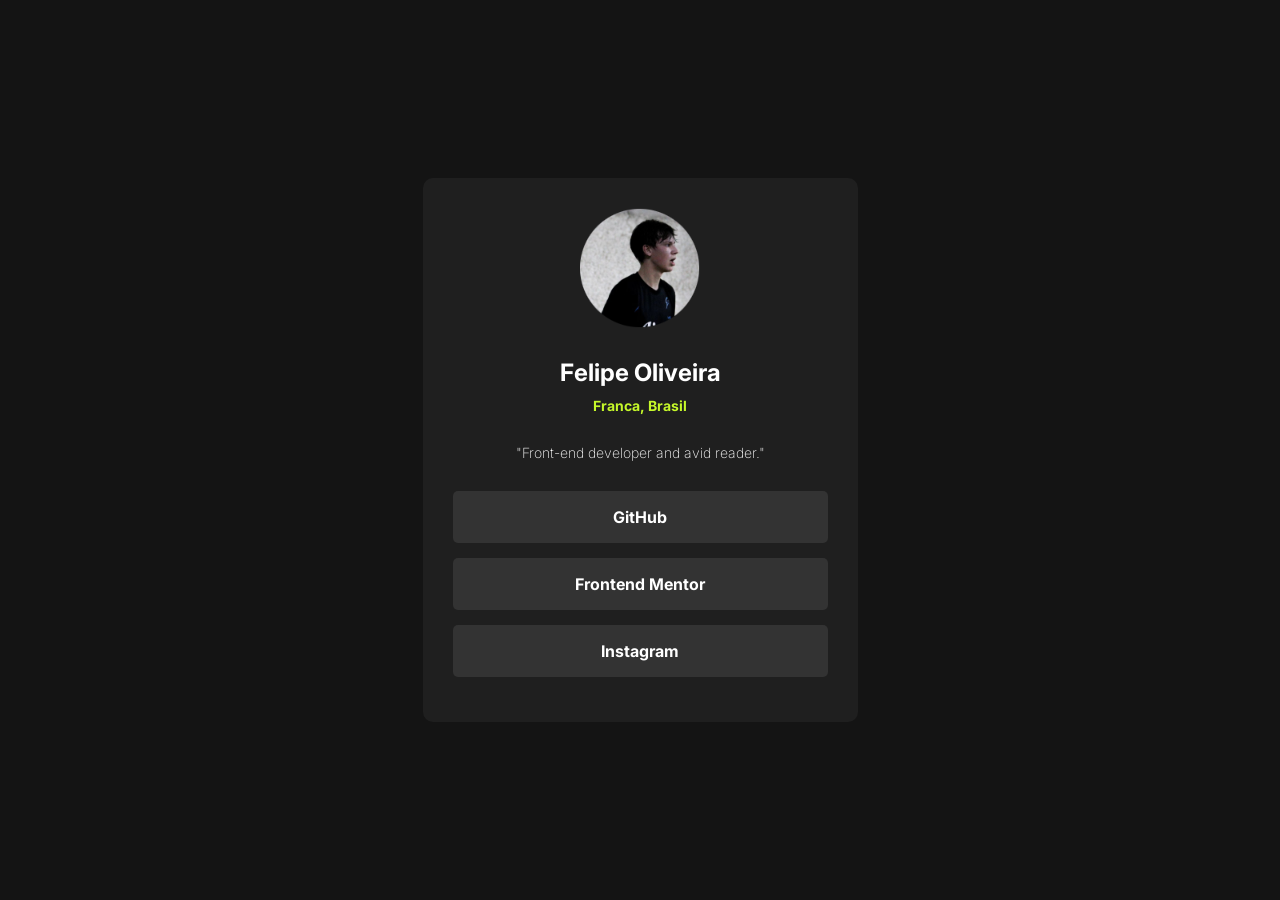
<file: 001/index.html>
<!DOCTYPE html>
<html lang="pt-br">
<head>
    <meta charset="UTF-8">
    <meta name="viewport" content="width=device-width, initial-scale=1.0">
    <link rel="shortcut icon" href="favicon.ico" type="image/x-icon">
    <link rel="stylesheet" href="style.css">
    <title>Redes Sociais</title>
</head>
<body>
    <div id="principal">
        <div class="conteudo">
            <img src="imagens/filerecortada.png" alt="Foto de Perfil">
            <h1>Felipe Oliveira</h1>
              <p class="origem">Franca, Brasil</p>
              <p>"Front-end developer and avid reader."</p>
               <a href="https://github.com/Moranggoo" target="_blank" rel="external">GitHub</a><br>
               <a href="https://www.frontendmentor.io/profile/Moranggoo" target="_blank" rel="external">Frontend Mentor</a> <br>
               <a href="https://www.instagram.com/felppe__/" target="_blank" rel="external">Instagram</a> <br>
        </div>
    </div>
</body>
</html>
</file>
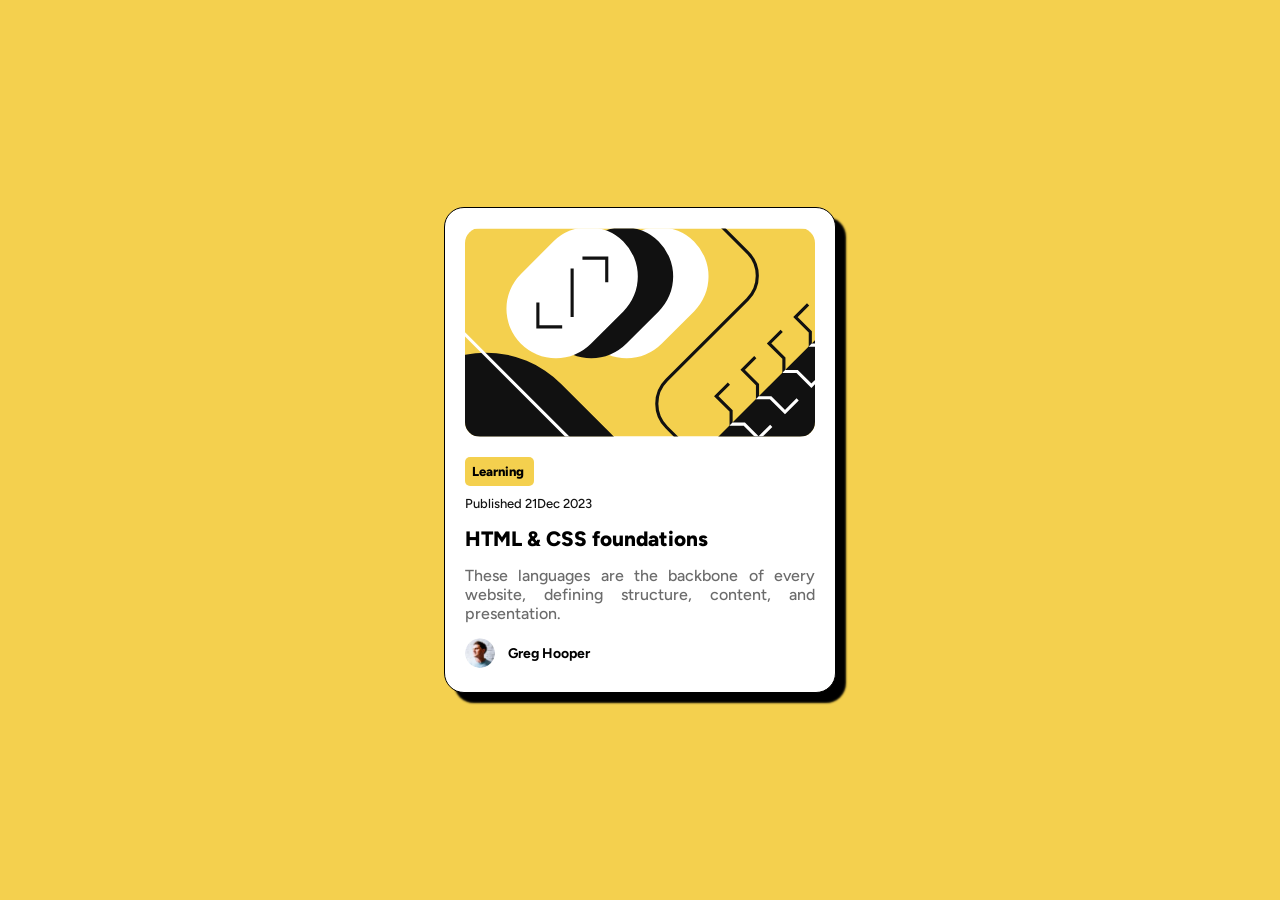
<file: 002/index.html>
<!DOCTYPE html>
<html lang="pt-br">
<head>
    <meta charset="UTF-8">
    <meta name="viewport" content="width=device-width, initial-scale=1.0">
    <link rel="shortcut icon" href="favicon.ico" type="image/x-icon">
    <title>Desafio</title>
    <link rel="stylesheet" href="style.css">
</head>
<body>
     <main>
         <div>
             <img src="imagens/illustration-article.svg" alt="Imagen do blog">
             <h1>Learning</h1>
             <p class="data">Published 21Dec 2023</p>
             <a href="#">HTML & CSS foundations</a>
             <p class="principal">These languages are the backbone of every website, defining structure, content, and presentation.</p>
             <p><img src="imagens/image-avatar.webp" alt="Greg Hooper" class="avatar"> <span>Greg Hooper</span> </p>
         </main>
     </div>
</body>
</html>
</file>
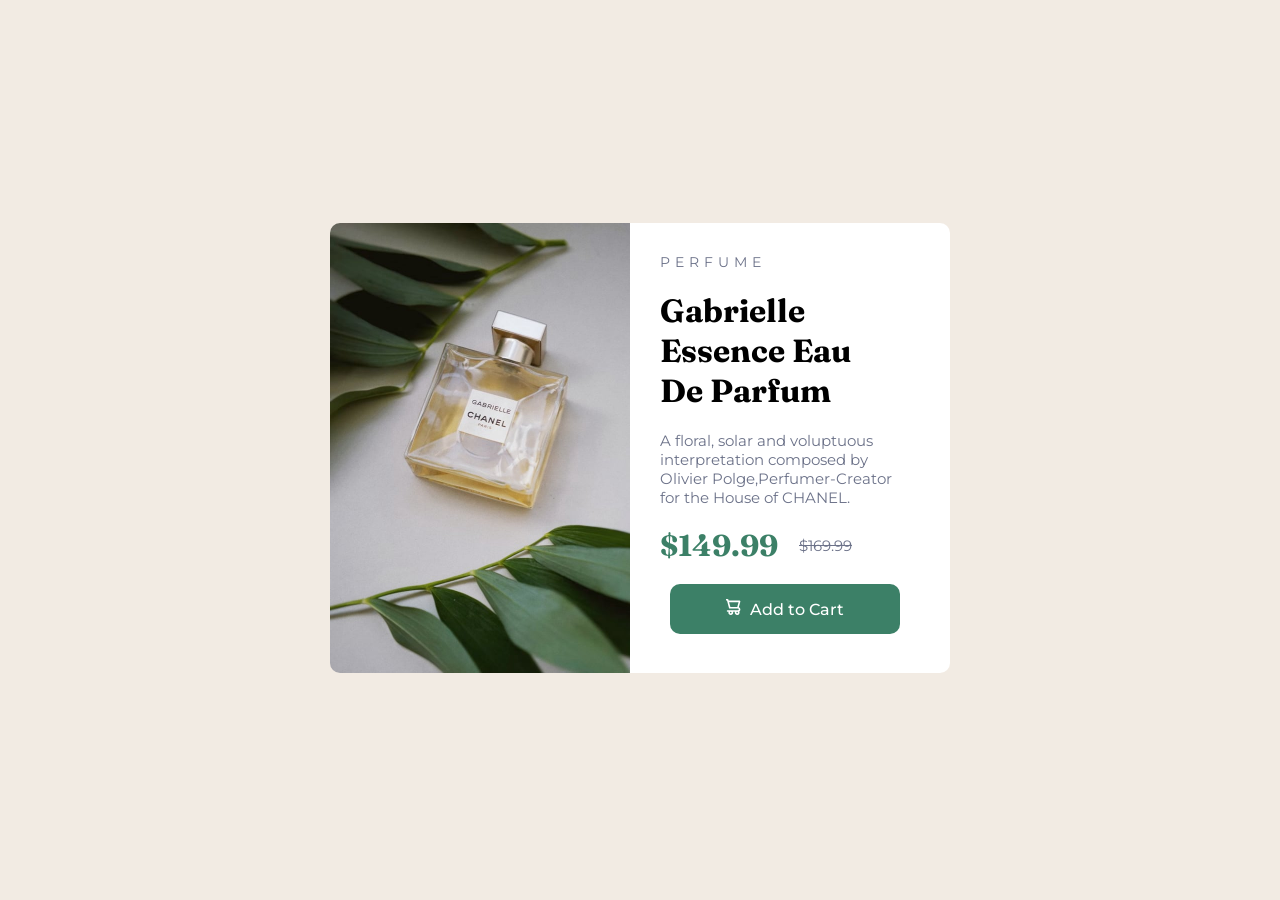
<file: 003/index.html>
<!DOCTYPE html>
<html lang="pt-br">
<head>
  <meta charset="UTF-8">
  <meta name="viewport" content="width=device-width, initial-scale=1.0">
  <link rel="shortcut icon" href="favicon.ico" type="image/x-icon">
  <title>Challenges</title>
  <link rel="stylesheet" href="style.css">
</head>
<body>
  <main>
    <article>
        <picture>
          <source media="(max-width: 670px)" srcset="imagens/image-product-mobile.jpg" type="image/jpg">
          <img src="imagens/image-product-desktop.jpg" alt="Image of Product">
        </picture>
      <aside>
        <p id="destaque">Perfume</p>
        <h1>Gabrielle Essence Eau De Parfum</h1>
        <p>A floral, solar and voluptuous interpretation composed by Olivier Polge,Perfumer-Creator for the House of CHANEL.</p>

        <p><strong>$149.99 </strong><span>$169.99</span></p>

        <a href="#"><svg width="15" height="16" xmlns="http://www.w3.org/2000/svg"><path d="M14.383 10.388a2.397 2.397 0 0 0-1.518-2.222l1.494-5.593a.8.8 0 0 0-.144-.695.8.8 0 0 0-.631-.28H2.637L2.373.591A.8.8 0 0 0 1.598 0H0v1.598h.983l1.982 7.4a.8.8 0 0 0 .799.59h8.222a.8.8 0 0 1 0 1.599H1.598a.8.8 0 1 0 0 1.598h.943a2.397 2.397 0 1 0 4.507 0h1.885a2.397 2.397 0 1 0 4.331-.376 2.397 2.397 0 0 0 1.12-2.021ZM11.26 7.99H4.395L3.068 3.196h9.477L11.26 7.991Zm-6.465 6.392a.8.8 0 1 1 0-1.598.8.8 0 0 1 0 1.598Zm6.393 0a.8.8 0 1 1 0-1.598.8.8 0 0 1 0 1.598Z" fill="#FFF"/></svg> Add to Cart</a>
      </aside>
    </article>
  </main>
</body>
</html>
</file>
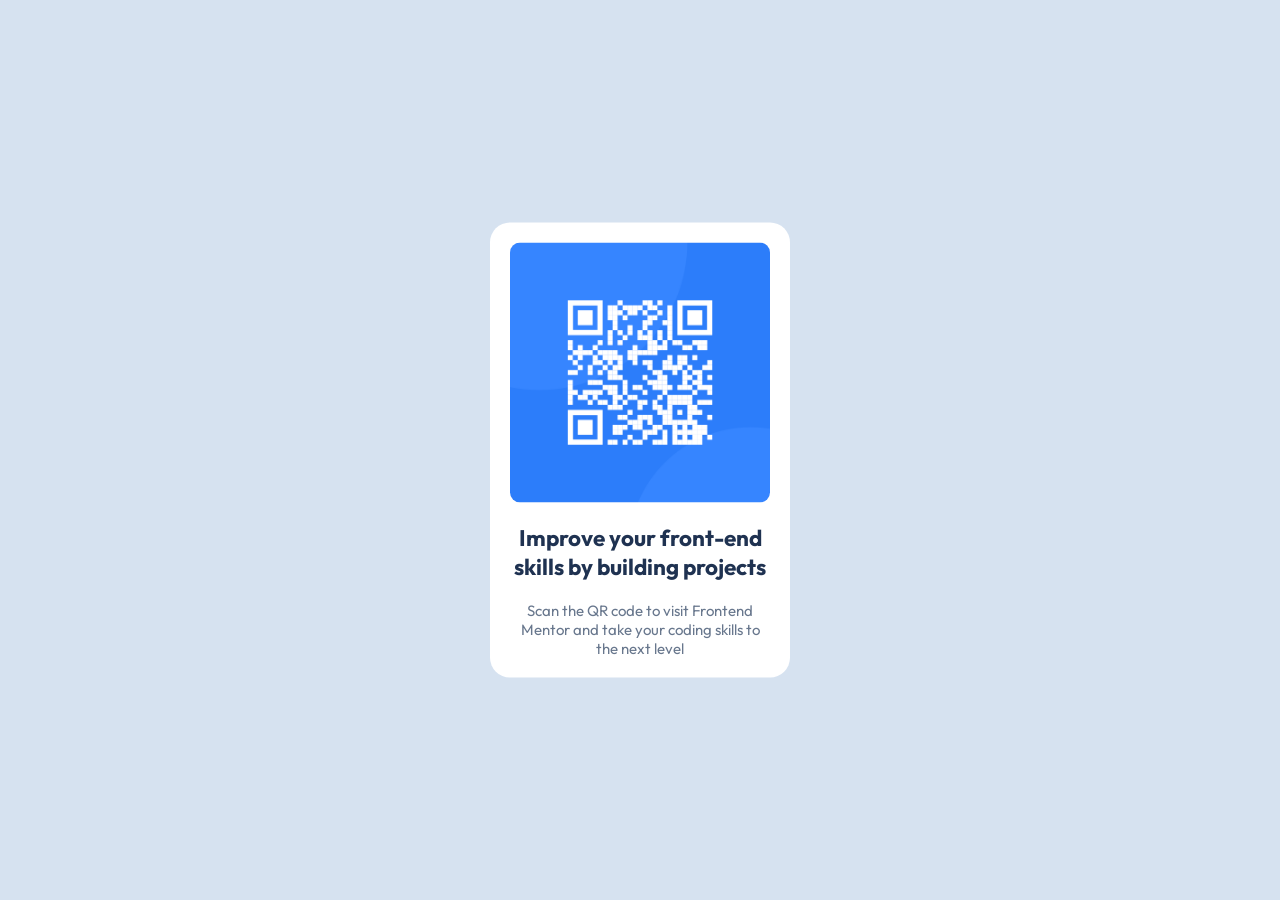
<file: 004/index.html>
<!DOCTYPE html>
<html lang="pt-br">
<head>
  <meta charset="UTF-8">
  <meta name="viewport" content="width=device-width, initial-scale=1.0">
  <link rel="shortcut icon" href="favicon.ico" type="image/x-icon">
  <title>Challenge</title>
</head>
<style>
  @import url('https://fonts.googleapis.com/css2?family=Outfit:wght@100..900&display=swap');

  * {
    margin: 0px;
    padding: 0px;
  }
  html, body {
    background-color: hsl(212, 45%, 89%);
    font-size: 15px;
    font-family: "Outfit", sans-serif;;
  }
  main {
    position: absolute;
    background-color: white;
    max-width: 260px;
    top: 50%;
    left: 50%;
    transform: translate(-50%, -50%);
    padding: 20px;
    border-radius: 20px;
  }
  h1 {
    margin: 20px 0px 20px 0px;
    text-align: center;
    color: hsl(218, 44%, 22%);
  }
  p {
    color: hsl(216, 15%, 48%);
    text-align: center;
  }
  img {
    display: block;
    width: 260px;
    margin: auto;
    border-radius: 10px;
  }
</style>
<body>
    <main>
      <article>
        <img src="imagens/image-qr-code.png" alt="QR code">
        <h1>Improve your front-end skills by building projects</h1>
         <p>Scan the QR code to visit Frontend Mentor and take your coding skills to the next level</p>
      </article>
    </main>
</body>
</html>
</file>
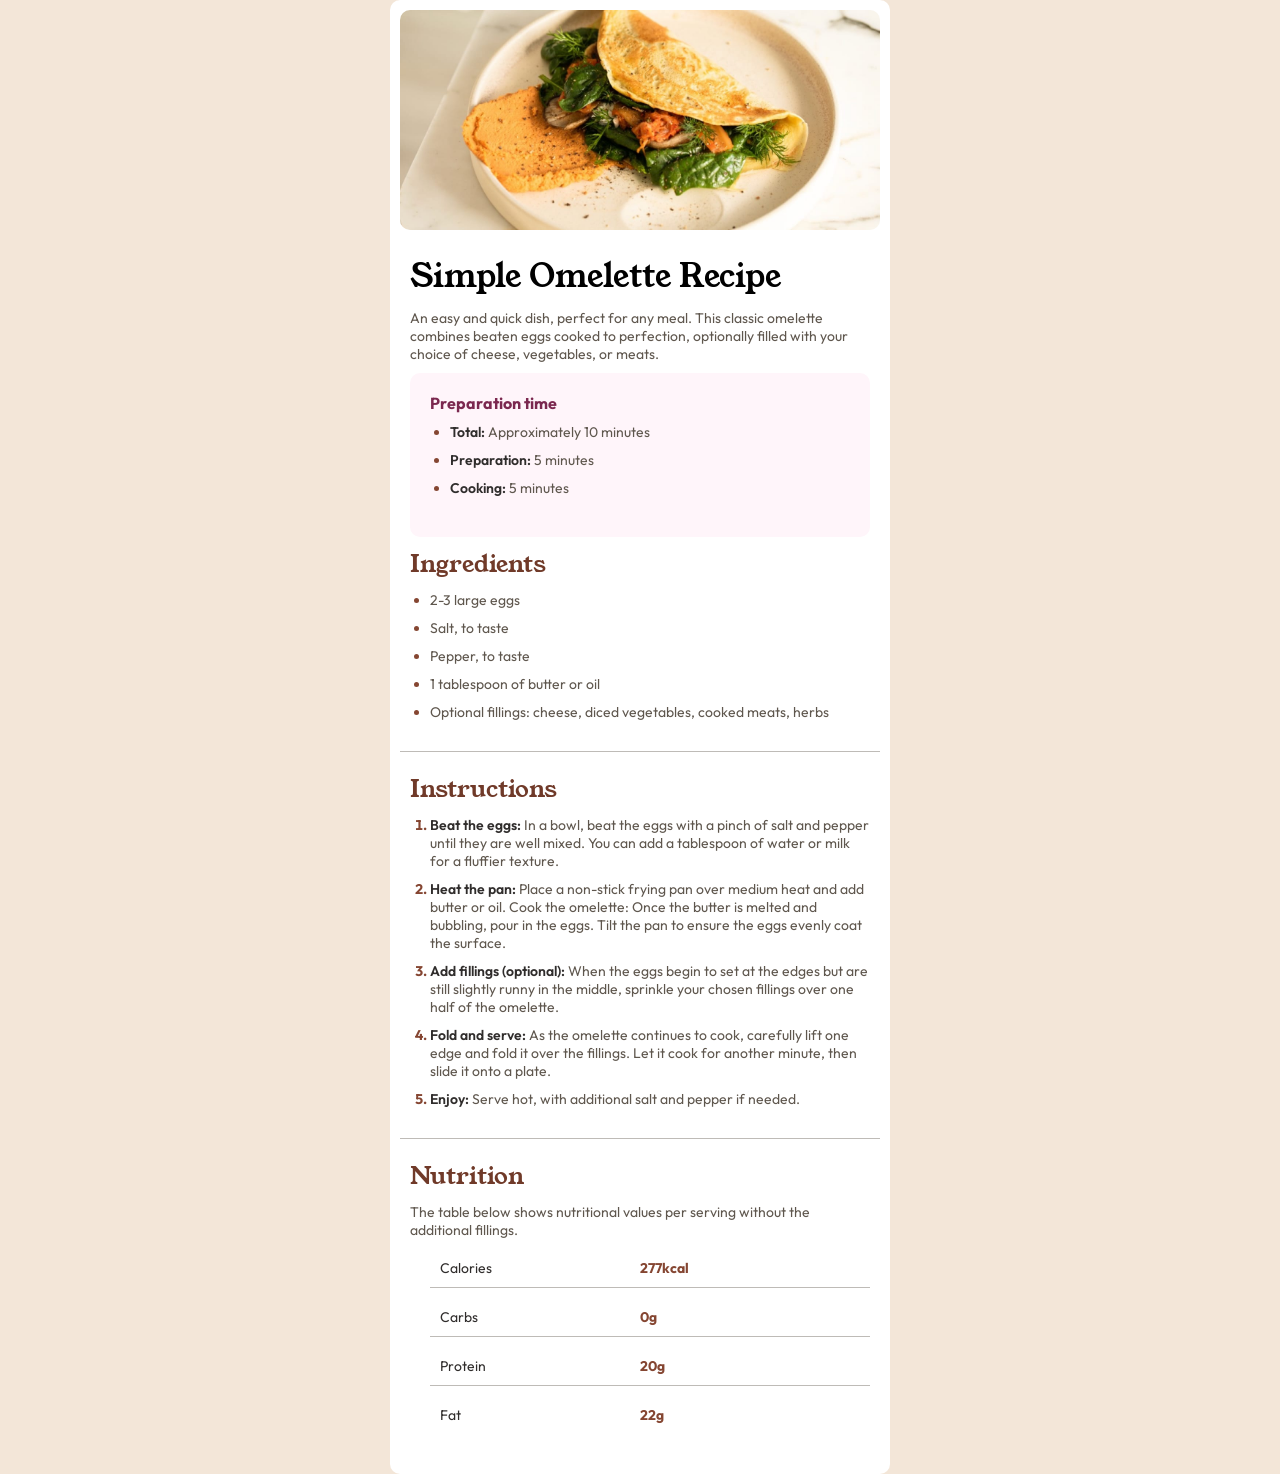
<file: 005/index.html>
<!DOCTYPE html>
<html lang="pt-br">
<head>
  <meta charset="UTF-8">
  <meta name="viewport" content="width=device-width, initial-scale=1.0">
  <link rel="shortcut icon" href="favicon.ico" type="image/x-icon">
  <title>Challenge</title>
  <link rel="stylesheet" href="estilo/style.css">
</head>
<body>
    <main>
        <section>
          <img src="imagens/image-omelette.jpeg" alt="Imagem do Omelette">
          <article>
            <h1>Simple Omelette Recipe</h1>
               <p>An easy and quick dish, perfect for any meal. This classic omelette combines beaten eggs cooked to perfection, optionally filled with your choice of cheese, vegetables, or meats.</p>
                <nav>
                  <strong>Preparation time</strong>
                  <ul>
                    <li><span>Total:</span> Approximately 10 minutes</li>
                    <li><span>Preparation:</span> 5 minutes</li>
                    <li><span>Cooking:</span> 5 minutes</li>
                  </ul>
                </nav>
              <h2>Ingredients</h2>
              <ul>
                <li>2-3 large eggs</li>
                <li>Salt, to taste</li>
                <li>Pepper, to taste</li>
                <li>1 tablespoon of butter or oil</li>
                <li>Optional fillings: cheese, diced vegetables, cooked meats, herbs</li>
              </ul>
          </article>
          
            <article>
              <h2>Instructions</h2>
              <ol>
                <li><span>Beat the eggs:</span> In a bowl, beat the eggs with a pinch of salt and pepper until they are well mixed. You can add a tablespoon of water or milk for a fluffier texture.</li>
                <li>
                  <span>Heat the pan:</span> Place a non-stick frying pan over medium heat and add butter or oil.
                  Cook the omelette: Once the butter is melted and bubbling, pour in the eggs. Tilt the pan to ensure the eggs evenly coat the surface.
                </li>
                <li><span>Add fillings (optional):</span> When the eggs begin to set at the edges but are still slightly runny in the middle, sprinkle your chosen fillings over one half of the omelette.</li>
                <li><span>Fold and serve:</span> As the omelette continues to cook, carefully lift one edge and fold it over the fillings. Let it cook for another minute, then slide it onto a plate.</li>
                <li><span>Enjoy:</span> Serve hot, with additional salt and pepper if needed.</li>
              </ol>
            </article>
          
            <aside>
              <h2>Nutrition</h2>
              <p>The table below shows nutritional values per serving without the additional fillings.</p>
              <ul id="tabela">
                <li class="pesonalizado"><span>Calories</span> <strong>277kcal</strong></li>
                <li class="pesonalizado"><span>Carbs</span> <strong>0g</strong></li>
                <li class="pesonalizado"><span>Protein</span> <strong>20g</strong></li>
                <li id="diferente" style="border-bottom: none;"><span>Fat</span> <strong>22g</strong></li>
              </ul>
            </aside>
        </section>
    </main>
</body>
</html>
</file>
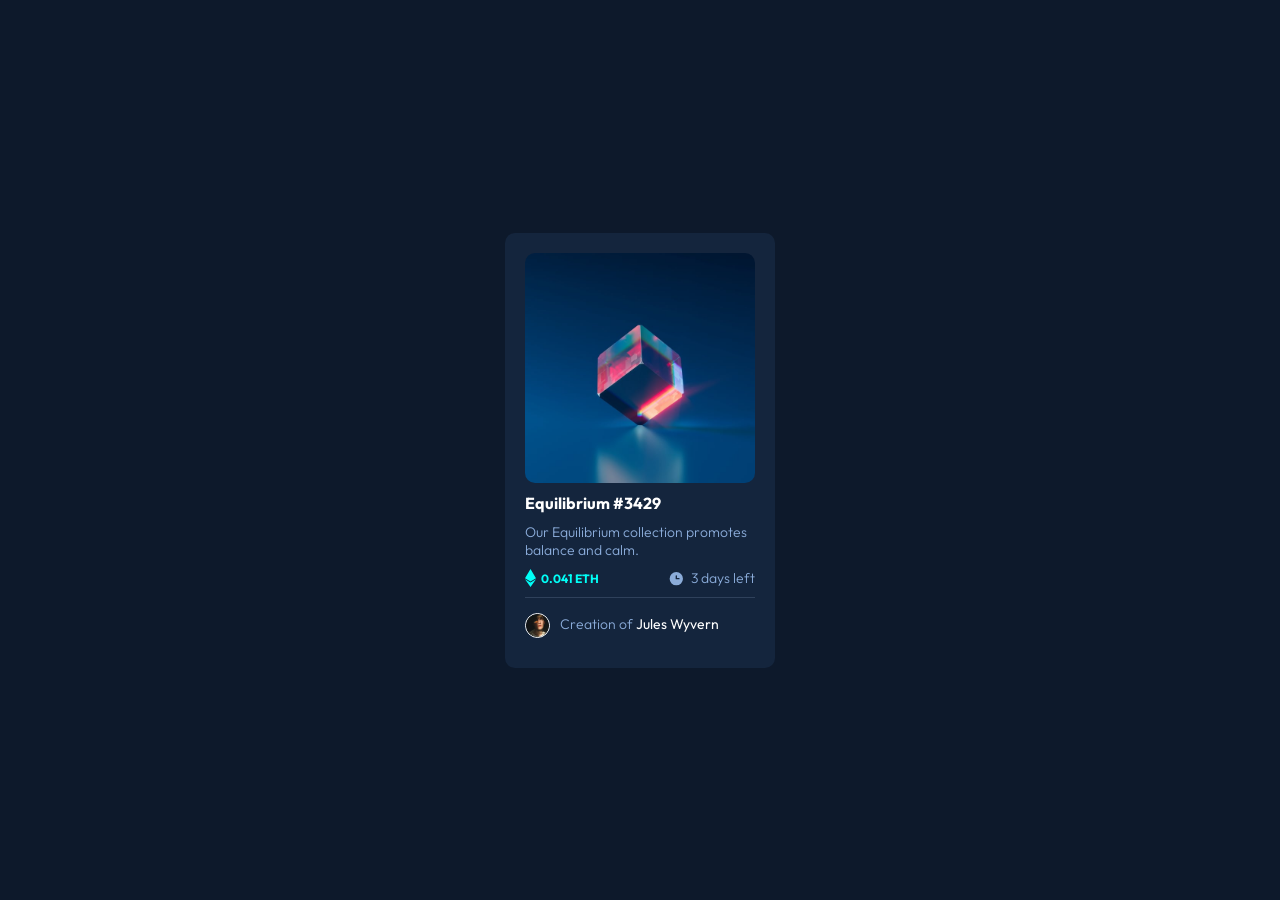
<file: 006/index.html>
<!DOCTYPE html>
<html lang="pt-br">
<head>
  <meta charset="UTF-8">
  <meta name="viewport" content="width=device-width, initial-scale=1.0">
  <link rel="shortcut icon" href="favicon.ico" type="image/x-icon">
  <title>Challenge</title>
  <link rel="stylesheet" href="estilos/style.css">
</head>
<body>
    <main>
      <section>
        <article>
          <article id="img">
            <div class="Imagem">
               <div class="filtro"><svg width="48" height="48" xmlns="http://www.w3.org/2000/svg"><g fill="none" fill-rule="evenodd"><path d="M0 0h48v48H0z"/><path d="M24 9C14 9 5.46 15.22 2 24c3.46 8.78 12 15 22 15 10.01 0 18.54-6.22 22-15-3.46-8.78-11.99-15-22-15Zm0 25c-5.52 0-10-4.48-10-10s4.48-10 10-10 10 4.48 10 10-4.48 10-10 10Zm0-16c-3.31 0-6 2.69-6 6s2.69 6 6 6 6-2.69 6-6-2.69-6-6-6Z" fill="#FFF" fill-rule="nonzero"/></g></svg>
              </div> 
          </div>
          </article>
          <h1>Equilibrium #3429</h1>
          <p>Our Equilibrium collection promotes balance and calm.</p>
          <p id="infos"> <strong> <svg width="11" height="18" xmlns="http://www.w3.org/2000/svg"><path d="M11 10.216 5.5 18 0 10.216l5.5 3.263 5.5-3.262ZM5.5 0l5.496 9.169L5.5 12.43 0 9.17 5.5 0Z" fill="#00FFF8"/ id="etherium"></svg> 0.041 ETH </strong> <span> <svg width="17" height="17" xmlns="http://www.w3.org/2000/svg"><path d="M8.305 2.007a6.667 6.667 0 1 0 0 13.334 6.667 6.667 0 0 0 0-13.334Zm2.667 7.334H8.305a.667.667 0 0 1-.667-.667V6.007a.667.667 0 0 1 1.334 0v2h2a.667.667 0 0 1 0 1.334Z" fill="#8BACD9"/></svg> 3 days left</span></p>
        </article>
        <aside>
          <p> <img src="imagens/image-avatar.png" alt="Avatar" id="avatar">Creation of <b>Jules Wyvern</b></p>
        </aside>
      </section>
    </main>
</body>
</html>
</file>
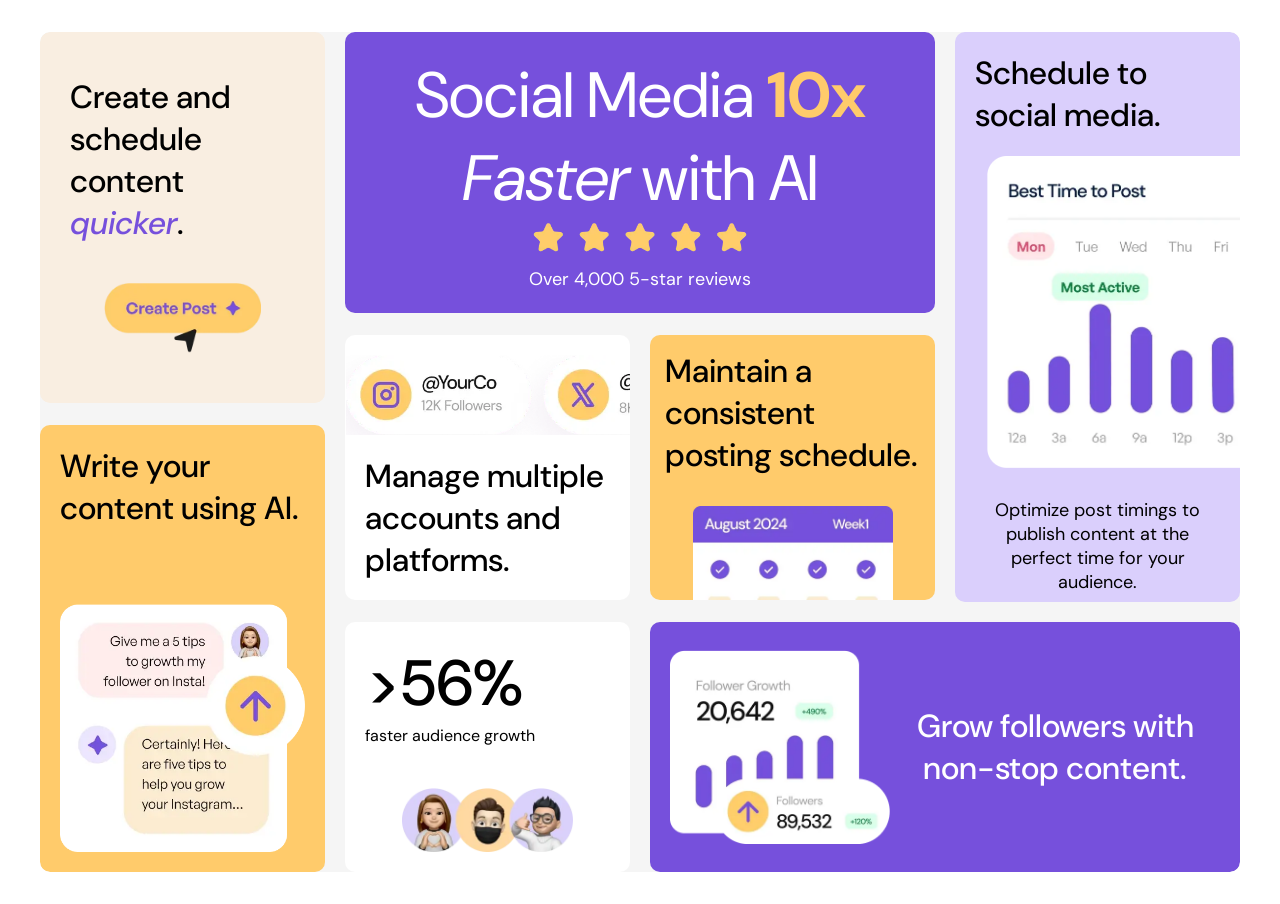
<file: 007/index.html>
<!DOCTYPE html>
<html lang="pt-br">
<head>
  <meta charset="UTF-8">
  <meta name="viewport" content="width=device-width, initial-scale=1.0">
  <link rel="shortcut icon" href="favicon.ico" type="image/x-icon">
  <title>Challenge</title>
  <link rel="stylesheet" href="estilos/style.css">
  <link rel="stylesheet" href="estilos/media.css" media="screen and (min-width: 1200px)">
</head>
<body>
    <main>
      <div id="grid">
        <div id="um">
          <p>Social Media <strong>10x</strong> <i>Faster</i> with AI</p>
          <img src="images/illustration-five-stars.webp" alt="5 Estrelas">
          <p>Over 4,000 5-star reviews</p>
        </div>
        <div id="dois">
          <img src="images/illustration-multiple-platforms.webp" alt="Multiplas plataformas">
          <p>Manage multiple accounts and platforms.</p>
        </div>
        <div id="tres">
          <p>Maintain a consistent posting schedule.</p>
          <img src="images/illustration-consistent-schedule.webp" alt="Consistent Schedule">
        </div>
        <div id="quatro">
          <p>Schedule to social media.</p>
          <img src="images/illustration-schedule-posts.webp" alt="Schedule Posts">
          <p>Optimize post timings to publish content at the perfect time for your audience.</p>
        </div>
        <div id="cinco">
          <img src="images/illustration-grow-followers.webp" alt="Crescimento de Seguidores">
          <p>Grow followers with non-stop content.</p>
        </div>
        <div id="seis">
          <p> <strong> >56% </strong>faster audience growth </p>
          <img src="images/illustration-audience-growth.webp" alt="Crescimento de Audiência">
        </div>
        <div id="sete">
          <p>
            Create and schedule content <i>quicker</i>.
          </p>
          <img src="images/illustration-create-post.webp" alt="Criar um post">
        </div>
        <div id="oito">
          <p>Write your content using AI.</p>
          <img src="images/illustration-ai-content.webp" alt="Conversa com IA">
        </div>
      </div>
    </main>
</body>
</html>
</file>
<file: 001/style.css>
@charset "UTF-8";


@import url('https://fonts.googleapis.com/css2?family=Inter:ital,opsz,wght@0,14..32,100..900;1,14..32,100..900&display=swap');

:root {
    --cor1: hsl(0, 0%, 8%);
    --cor2: hsl(0, 0%, 12%);
    --cor3: hsl(0, 0%, 20%);
    --cor4: hsl(75, 94%, 57%);
}
* {
    margin: 0px;
    padding: 0px;
}
body {
    font-family: "Inter", sans-serif;  
    font-weight: normal;
}
#principal {
    background-color: var(--cor1);
    width: 100vw;
    height: 100vh;
    display: flex;
    flex-direction: row;
    justify-content: center;
    align-items: center;
}
.conteudo {
    background-color: var(--cor2);
    border-radius: 10px;
    min-width: 375px;
    max-width: 375px;
    padding: 30px;
}
img {
    display: block;
    margin: auto;
    margin-bottom: 30px;
    max-width: 120px;
}
h1 {
    font-size: 1.5em;
    text-align: center;
    color: white;
    margin-bottom: 10px;
}
p.origem {
    font-size: 14px;
    color: var(--cor4);
    text-align: center;
    margin-bottom: 30px;
    font-weight: bold;
}
p {
    font-size: 14px;
    color: white;
    text-align: center;
    font-weight: 200;
    margin-bottom: 30px;
}
div > a {
    display: block;
    background-color: var(--cor3);
    border-radius: 5px;
    text-decoration: none;
    text-align: center;
    color: white;
    font-weight: bold;
    padding: 16px;
    margin-bottom: -5px;
    transition-duration: 0.5s;
}
div > a:hover {
    background-color: var(--cor4);
    color: white;   
}
</file>
<file: 002/style.css>
@charset "UTF-8";

@import url('https://fonts.googleapis.com/css2?family=Figtree:ital,wght@0,300..900;1,300..900&family=Inter:ital,opsz,wght@0,14..32,100..900;1,14..32,100..900&display=swap');
* {
    margin: 0px;
    padding: 0px;
}
body {
    background-color: hsl(47, 88%, 63%);
    font-family: 'Figtree', 'sans-serif';
}
main {
    background-color: hsl(47, 88%, 63%);
    width: 100vw;
    height: 100vh;
    display: flex;
    flex-direction: row;
    justify-content: center;
    align-items: center;   
}
div {
   background-color: white;
   max-width: 350px; 
   min-width: 350px;
   border-radius: 20px;
   padding: 20px;
   border: 1px, solid, black;
   box-shadow: 10px 10px 2px black;
}
img{
    display: block;
    margin: auto;
    width: 350px;
    border-radius: 15px;
}
.avatar {
    display: inline;
    width: 30px;
}
h1 {
    font-size: 13px;
    font-weight: 800;
    background-color: hsl(47, 88%, 63%);
    border-radius: 5px;
    width: 55px;
    padding: 7px;
    margin: 20px 0px 10px 0px;
}
p {
    font-size: 14px;
    font-weight: bold;
    text-align: justify;
}
p.data {
    font-size: 13px;
    color: hsl(0, 0%, 7%);
    font-weight: 500;
    margin-bottom: 15px;
}
a {
    display: block;
    text-decoration: none;
    color: black;
    font-size: 1.3em;
    font-weight: 800;
    margin-bottom: 15px;
    transition-duration: .5s;
}
a:hover {
    color: hsl(47, 88%, 63%);
}
.principal {
    font-size: 16px;
    font-weight: 500;
    color: hsl(0, 0%, 42%);
    margin-bottom: 15px;
}
span {
    vertical-align:  10px;
    margin-left: 10px;
}
</file>
<file: 003/style.css>
@charset "UTF-8";

@import url('https://fonts.googleapis.com/css2?family=Fraunces:ital,opsz,wght@0,9..144,100..900;1,9..144,100..900&family=Montserrat:ital,wght@0,100..900;1,100..900&display=swap');

:root {
  --cor1: hsl(158, 36%, 37%);
  --cor2: hsl(30, 38%, 92%);
  --cor3: hsl(212, 21%, 14%);
  --cor4: hsl(228, 12%, 48%);
  --cor5: hsl(0, 0%, 100%);
  --fonte-padrao: "Fraunces", serif;
  --fonte-alternativa: "Montserrat", serif;
}
* {
  margin: 0px;
  padding: 0px;
}
html, body{
  background-color: var(--cor2);
  font-family: var(--fonte-alternativa);
}
article {
  width: 620px;
  position: absolute;
  top: 50%;
  left: 50%;
  transform: translate(-50%, -50%);
  display: flex;
}
aside {
  background-color: var(--cor5);
  height: 410px; 
  padding: 20px 50px 20px 30px;
  border-radius: 0px 10px 10px 0px;
}
h1 {
  font-family: var(--fonte-padrao);
  font-size: 2em;
  line-height: 40px;
  margin-bottom: 20px;
}
p {
  color: var(--cor4);
  font-size: 15px;
  margin-bottom: 20px;
}
#destaque {
  font-size: 14px;
  text-transform: uppercase;
  letter-spacing: 5px;
  margin-top: 10px;
}
strong {
  font-size: 2em;
  font-family: var(--fonte-padrao);
  color: var(--cor1);
}
span {
  display: flexbox;
  text-decoration: line-through;
  vertical-align: 5px;
  margin-left: 15px;
}
svg {
  margin-right: 5px;
}
img{
  width: 300px;
  border-radius: 10px 0px 0px 10px;
}
a {
  display: block;
  text-align: center;
  font-weight: 500;
  background-color: var(--cor1);
  text-decoration: none;
  color: white;
  border-radius: 10px;
  padding: 15px 40px 15px 40px;
  margin-left: 10px;
}
  @media only screen and (max-width: 620px) {
    article {
      flex-direction: column;
      max-width: 75vw;
    }
    aside {
      height: 380px;
      margin-top: -5px;
      border-radius: 0px 0px 20px 20px;
    }
    img {
      width: 75vw;
      border-radius: 20px 20px 0px 0px;
    }
    a {
      margin-top: 10px;
    }
  }
</file>
<file: 005/estilo/style.css>
@charset "UTF-8";
@import url('https://fonts.googleapis.com/css2?family=Young+Serif&display=swap');
@import url('https://fonts.googleapis.com/css2?family=Outfit:wght@100..900&display=swap');


* {
  margin: 0px;
  padding: 0px;
  box-sizing: border-box;
}
html,body {
  width: 100%;
  height: 100%;
} 
body { 
  font-family: "Outfit", sans-serif;
  font-weight: 400;
  overflow-x: hidden;
  background-color: antiquewhite;
  display: flex;
  justify-content: center;
}
section {
  background-color: white;
  width: 375px;
}
img {
  width: 100%;
}
article {
  border-bottom: 1px solid hsla(32, 10%, 34%, 0.404);
  padding: 10px;
}
h1, h2, p, li {
  margin: 10px 0px;
}
h1 {
  font-size: 2em;
  font-family: "Young Serif", serif;
  font-weight: 400;
}
p, li {
  font-size: 14px;
  color: hsl(30, 10%, 34%);
}
nav {
  width: 100%;
  background-color: hsl(330, 100%, 98%);
  padding: 20px;
  border-radius: 10px;
}
strong {
  color: hsl(332, 51%, 32%);
}
h2 {
  font-family: "Young Serif", serif;
  color: hsl(14, 46%, 30%);
  font-weight: 400;
}
ul, ol {
  padding-left: 20px;
  margin-bottom: 20px;
}
span {
  font-weight: 600;
  color: hsl(24, 5%, 18%);
}
::marker {
  color: hsl(14, 45%, 36%);
  font-weight: bold;
}
aside {
  padding: 10px;
}
#tabela {
  list-style-type: none; 
}
#tabela strong {
  color: hsl(14, 45%, 36%);
  flex: 0 0 200px;
}
#tabela span {
  font-weight: 400;
  flex: 0 0 150px;
}
#tabela li {
  padding: 10px;
  border-bottom: 1px solid hsla(32, 10%, 34%, 0.404);
  display: flex;
}
::-webkit-scrollbar {
  display: none;
}

@media screen and (min-width:768px) {
  body {
    background-color: hsl(30, 54%, 90%);
    width: 100%;
    height: 100%;
    display: flex;
    justify-content: center;
  }
  section{
    width: 500px;
    border-radius: 10px;
    padding: 10px;
  }
  img {
    border-radius: 10px;
  }
  #tabela span {
    font-weight: 400;
    flex: 0 0 200px;
  }
}
</file>
<file: 006/estilos/style.css>
@charset "UTF-8";
@import url('https://fonts.googleapis.com/css2?family=Outfit:wght@100..900&display=swap');

:root {
  --fonte-padrao: "Outfit", sans-serif;
}

* {
  margin: 0px;
  padding: 0px;
  box-sizing: border-box;
  font-family: var(--fonte-padrao);
}
main {
  width: 100vw;
  height: 100vh;
  background-color: hsl(217, 54%, 11%); 

  display: flex;
  justify-content: center;
  align-items: center;
}
section {
  width: 270px;
  background-color: hsl(216, 50%, 16%);
  padding: 20px;
  border-radius: 10px;
}
#img {
  display: flex;
  justify-content: center;
  align-items: center;
  border-bottom: none;
}
.Imagem {
  background-image: url(../imagens/image-equilibrium.jpg);
  height: 230px;
  width: 270px;
  background-position: center center;
  background-size: contain;
  border-radius: 10px;
}
.filtro {
  border-radius: 10px;
  display: flex;
  justify-content: center;
  align-items: center;
}
.filtro > svg {
  display: none;
}
h1, p {
  margin: 10px 0px;
}
h1 {
  color: white;
  font-size: 1em;
}
p {
  font-size: 14px;
  color: hsl(215, 51%, 70%);
  font-weight: 300;
}
#infos {
  display: flex;
  justify-content: space-between;
}
strong {
  color: hsl(178, 100%, 50%);
  font-size: 12px;
}
svg {
  vertical-align: -4px;
  margin-right: 3px;
}
article {
  border-bottom: 1px solid hsl(215, 32%, 27%);
}
aside > p {
  margin-top: 15px;
}
#avatar {
  display: inline-block;
  margin-right: 10px;
  width: 25px;
  border-radius: 50%;
  border: 1px solid white;
  vertical-align: middle;
}
b {
  color: white;
  font-weight: 400;
}
b:hover {
  color: hsl(178, 100%, 50%);
  cursor: pointer;
  transition-duration: .5s;
}
h1:hover {
  color: hsl(178, 100%, 50%);
  cursor: pointer;
  transition-duration: .5s;
}

.Imagem:hover .filtro{
  width:100%;
  height:100%;
  background-color: hsla(178, 100%, 50%, 0.397);
  cursor: pointer;
  transition-duration: .5s;
  svg {
    display: block;
  }
}
</file>
<file: 007/estilos/style.css>
@charset "UTF-8";

@import url('https://fonts.googleapis.com/css2?family=DM+Sans:ital,opsz,wght@0,9..40,100..1000;1,9..40,100..1000&display=swap');

* {
  margin: 0;
  padding: 0;
  box-sizing: border-box;
}
:root {
  --Purple100: hsl(254, 88%, 90%);
  --Purple500: hsl(256, 67%, 59%);
  --Yellow100: hsl(31, 66%, 93%);
  --Yellow500: hsl(39, 100%, 71%);
  --fonte-padrao: "DM Sans", sans-serif;
}
div:nth-child(n+1) {
  font-family: var(--fonte-padrao);
  border-radius: 10px;
  overflow: hidden;
  width: 100%;
  height: 100%;
  margin: auto;

  display: flex;
  flex-direction: column;
  align-items: center;
}
#grid {
  max-width: 800px;

  display: flex;
  flex-direction: column;
  background-color: whitesmoke;
  gap: 20px;
  padding: 20px;
}
#um {
  background-color: var(--Purple500);
  padding: 20px;
  color: white;

  justify-content: center;
}
#um p:first-of-type {
  font-size: 4em;
  text-align: center;
}
#um strong {
  color: var(--Yellow500);
}
#um img {
  width: 40%;
}
#um p:last-of-type {
  margin-top: 10px;
  font-size: 18px;
}
#dois {
  background-color: white;
  padding: 20px;
}
#dois img {
  width: 100%;
}
#dois p {
  margin-top: 20px;
  font-size: 2em;
  font-weight: 500;
}
#tres {
  background-color: var(--Yellow500);
  padding: 15px;
  align-items: flex-start;
}
#tres p {
  font-size: 2em;
  font-weight: 500;
}
#tres img{
  width: 50%;
  margin-top: 20px;
}
#quatro {
  background-color: var(--Purple100);
  padding: 20px;
}
#quatro p:first-of-type {
  font-size: 2em;
  font-weight: 500;
}
#quatro p:last-of-type {
  font-size: 18px;
  text-align: center;
}
#quatro img {
  width: 100%;
  margin: 20px 0px 30px 0px;
}
#cinco {
  background-color: var(--Purple500);
  padding: 20px;
}
#cinco img {
  width: 70%;
}
#cinco p {
  font-size: 2em;
  color: white;
  text-align: center;
  font-weight: 500;
}
#seis {
  background-color: white;
  padding: 20px;
  justify-content: space-between;
  align-items: flex-start;
}
#seis strong {
  font-size: 4em;
  font-weight: 500;
  display: block;
}
#seis img {
  width: 50%;
  margin-top: 20px;
}
#sete {
  background-color: var(--Yellow100);
  padding: 30px;
  justify-content: space-around;
  align-items: flex-start;
}
#sete p {
  font-size: 2em;
  font-weight: 500;
}
#sete i {
  color: var(--Purple500);
}
#sete img {
  width: 40%;
  margin-top: 10px;
}
#oito {
  background-color: var(--Yellow500);
  padding: 20px;
  justify-content: space-between;
  align-items: flex-start;
}
#oito p {
  font-size: 2em;
  font-weight: 500;
}
#oito img {
  width: 50%;
}
@media screen and (min-width: 768px){
  #dois img {
    width: 500px;
  }
  #quatro img {
    width: 400px;
  }
  #cinco img {
    width: 250px;
  }
  #seis img {
    width: 200px;
  }
  #oito img {
    width: 200px;
  }
}
</file>
<file: 007/estilos/media.css>
@charset "UTF-8";

#grid {
  max-width: 1200px;
  margin: 2rem auto;
  padding: 0px;
  gap: 0px;
  background-color: whitesmoke;
  gap: 20px;

  display: grid;
  grid-template-columns: 1fr 1fr 1fr 1fr;
  grid-template-areas: 
  'sete um um quatro'
  'oito dois tres quatro'
  'oito seis cinco cinco';
}
#um {
  grid-area: um;
  height: 100%;
  justify-content: center;
}
#um p:first-of-type {
  font-size: 4rem;
}
#dois {
  grid-area: dois;
  height: 265px;
}
#dois img {
  width: 380px;
  margin-left: 6rem;
}
#tres {
  grid-area: tres;
  height: 265px;
}
#tres img {
  width: 200px;
  align-self: center;
  margin-top: 30px;
}
#quatro {
  grid-area: quatro;
  grid-row: 1/3;
  height: 570px;
}
#quatro img {
  width: 350px;
  margin-left: 8rem;
}
#cinco {
  grid-area: cinco;
  flex-direction: row;
  height: 250px;
}
#cinco img {
  width: 40%;
}
#seis {
  grid-area: seis;
  height: 250px;
  align-items: center;
}
#seis p {
  align-self: flex-start;
}
#seis img {
  width: 70%;
}
#sete {
  grid-area: sete;
  height: 65%;
  align-items: center;
  grid-row: 1/span 2;
  margin-top: 0px;
}
#sete img {
  width: 70%;
}
#oito {
  grid-area: oito;
  height: 83%;
  margin-bottom: 0px;
}
#oito img {
  width: 100%;
}
</file>
